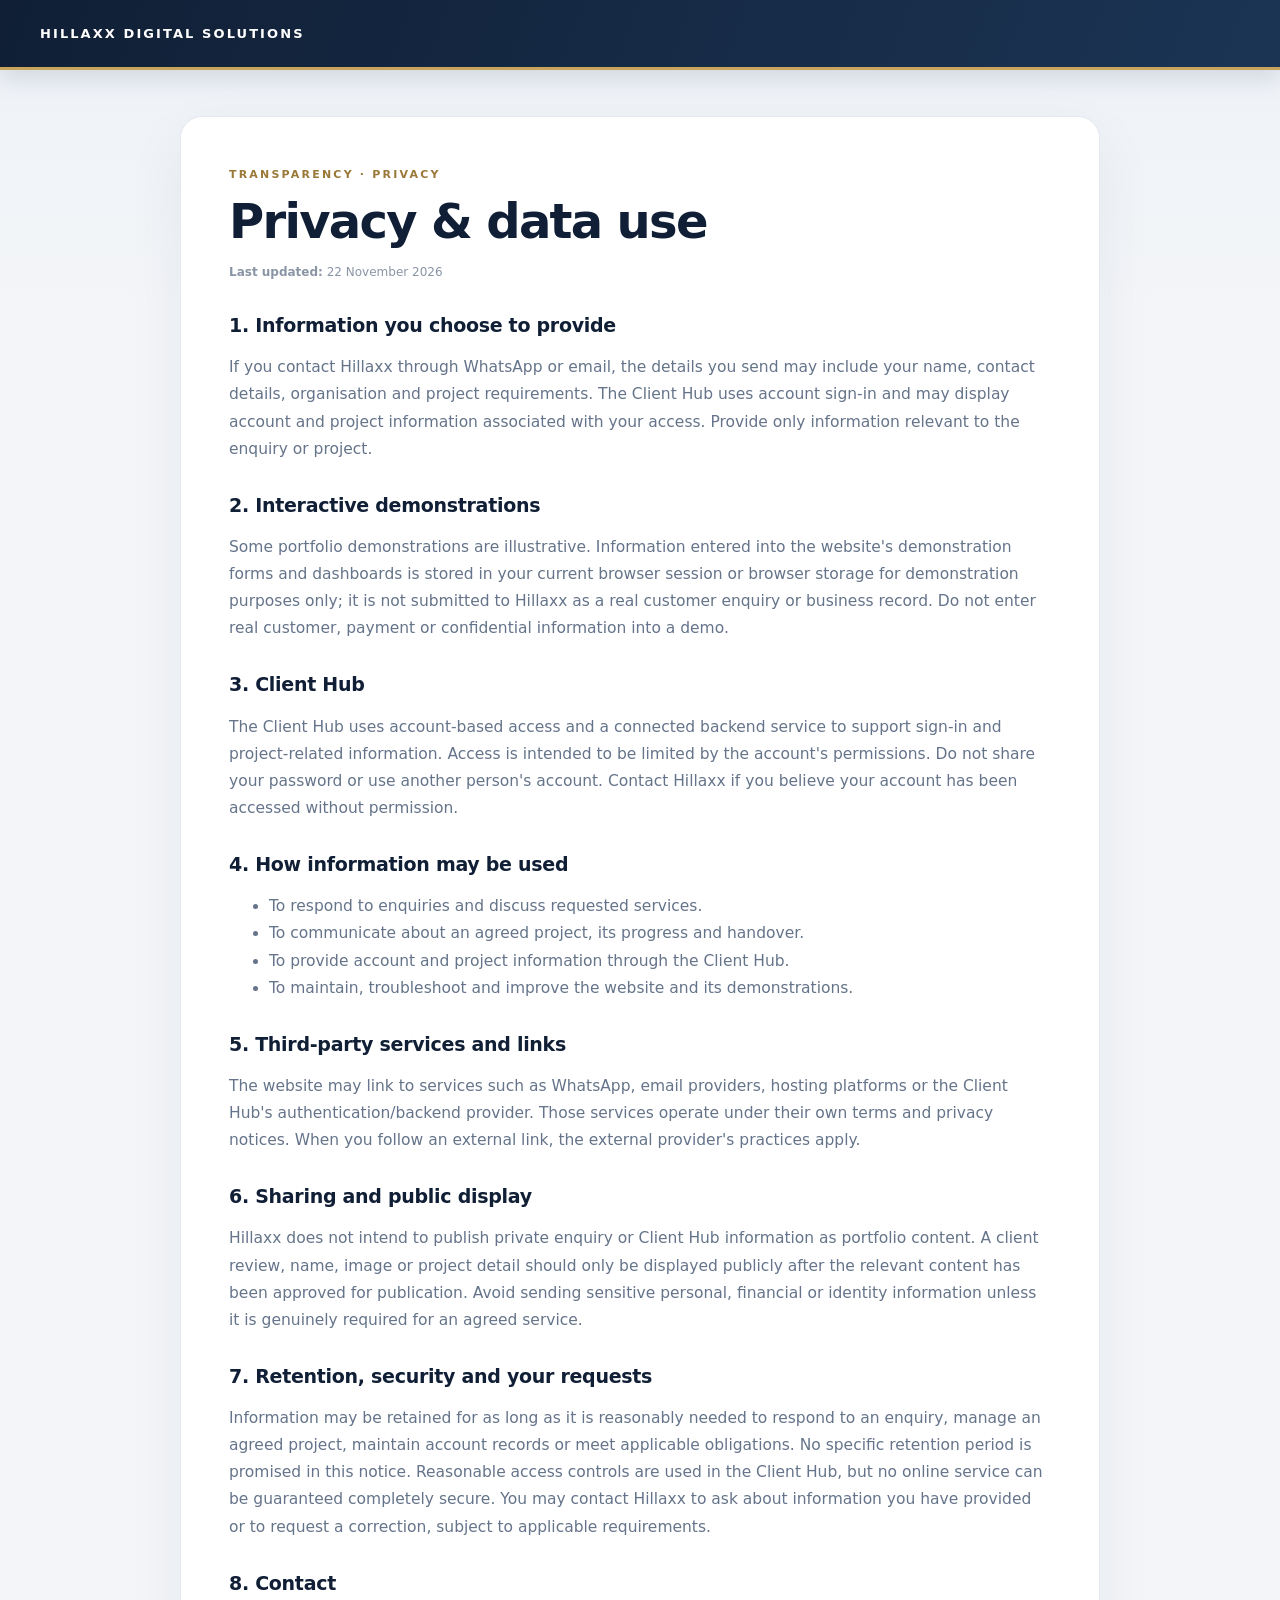
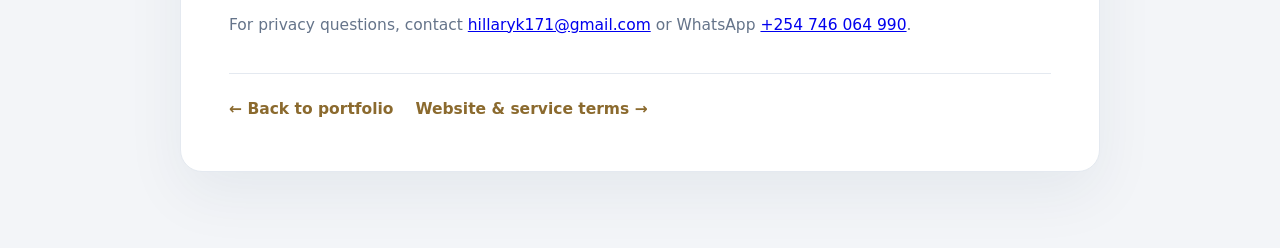
<file: privacy-premium.html>
<!doctype html>

<html lang="en"><head><meta charset="utf-8"/><meta content="width=device-width, initial-scale=1" name="viewport"/><meta content="Privacy and data-use information for Hillaxx Digital Solutions website visitors and Client Hub users." name="description"/><meta content="#142b45" name="theme-color"/><title>Privacy &amp; Data Use | Hillaxx Digital Solutions</title><style>
:root{--navy:#142b45;--teal:#0f766e;--amber:#f59e0b;--ink:#1c2b3b;--muted:#586879;--paper:#f5f7fa}*{box-sizing:border-box}body{margin:0;background:var(--paper);color:var(--ink);font:16px/1.75 system-ui,-apple-system,"Segoe UI",sans-serif}.top{background:var(--navy);color:white;padding:18px 22px}.top a{color:white;text-decoration:none;font-weight:800;letter-spacing:.12em}.wrap{width:min(900px,calc(100% - 36px));margin:42px auto 70px}.eyebrow{color:var(--teal);font-size:12px;font-weight:900;letter-spacing:.13em;text-transform:uppercase}h1{font-size:clamp(30px,5vw,46px);line-height:1.12;color:var(--navy);margin:10px 0}h2{font-size:21px;color:var(--navy);margin:30px 0 8px}p,li{color:var(--muted)}.panel{background:white;border:1px solid #e0e6ed;border-radius:18px;padding:clamp(20px,4vw,34px);box-shadow:0 12px 34px #142b450b}.note{border-left:4px solid var(--amber);padding:12px 16px;background:#fff8e9;border-radius:0 10px 10px 0;color:#55472b}.foot{margin-top:30px;display:flex;gap:18px;flex-wrap:wrap}.foot a{color:var(--teal);font-weight:750}.small{font-size:13px}

/* HILLAXX premium finish */
:root{--navy:#101f35;--navy2:#1b3454;--gold:#c8a45d;--ink:#172538;--muted:#65748a;--paper:#f3f5f8;--line:#e4e9f0}
*{box-sizing:border-box}
html{scroll-behavior:smooth}
body{margin:0;background:linear-gradient(180deg,#edf1f6 0%,var(--paper) 300px);color:var(--ink);font:15.5px/1.75 Inter,ui-sans-serif,system-ui,-apple-system,"Segoe UI",sans-serif;-webkit-font-smoothing:antialiased}
.top{background:linear-gradient(110deg,var(--navy),var(--navy2));color:#fff;padding:20px clamp(18px,4vw,40px);border-bottom:3px solid var(--gold);box-shadow:0 8px 24px #101f3520}
.top a{color:#fff;text-decoration:none;font-size:13px;font-weight:850;letter-spacing:.16em}
.wrap{width:min(920px,calc(100% - 32px));margin:46px auto 76px}
.eyebrow{color:#9a7837;font-size:11px;font-weight:850;letter-spacing:.2em;text-transform:uppercase}
h1{font-size:clamp(30px,5vw,48px);line-height:1.08;letter-spacing:-.035em;color:var(--navy);margin:12px 0 14px}
h2{font-size:19px;line-height:1.35;letter-spacing:-.015em;color:var(--navy);margin:30px 0 10px}
p,li{color:var(--muted)}
.panel{background:#fff;border:1px solid var(--line);border-radius:22px;padding:clamp(22px,5vw,48px);box-shadow:0 22px 60px #172c4910}
.small{font-size:12px;color:#8995a5}
.note{border:1px solid #eadfc9;border-left:4px solid var(--gold);padding:14px 17px;background:#f6f0e4;border-radius:0 12px 12px 0;color:#665637}
.foot{margin-top:34px;padding-top:22px;border-top:1px solid var(--line);display:flex;gap:22px;flex-wrap:wrap}
.foot a{color:#8b6a2e;font-weight:750;text-decoration:none}
a{transition:color .18s ease}
.foot a:hover,.top a:hover{text-decoration:underline;text-underline-offset:4px}
@media(max-width:600px){.wrap{margin:24px auto 44px}.panel{border-radius:16px}h2{margin-top:25px}}

/* Selected non-essential explanatory copy hidden as requested. */
.hide-explanatory{display:none!important}
</style></head><body><header class="top"><a href="/">HILLAXX DIGITAL SOLUTIONS</a></header><main class="wrap"><div class="panel"><div class="eyebrow">Transparency · Privacy</div><h1>Privacy &amp; data use</h1><p class="small"><strong>Last updated:</strong> 22 November 2026</p><p class="hide-explanatory">This notice explains, in plain language, how information may be handled when you browse the Hillaxx Digital Solutions website, contact the business or use the Client Hub. It is an overview, not a statement that every third-party service or technical setting has been independently audited.</p>
<h2>1. Information you choose to provide</h2><p>If you contact Hillaxx through WhatsApp or email, the details you send may include your name, contact details, organisation and project requirements. The Client Hub uses account sign-in and may display account and project information associated with your access. Provide only information relevant to the enquiry or project.</p>
<h2>2. Interactive demonstrations</h2><p>Some portfolio demonstrations are illustrative. Information entered into the website's demonstration forms and dashboards is stored in your current browser session or browser storage for demonstration purposes only; it is not submitted to Hillaxx as a real customer enquiry or business record. Do not enter real customer, payment or confidential information into a demo.</p>
<h2>3. Client Hub</h2><p>The Client Hub uses account-based access and a connected backend service to support sign-in and project-related information. Access is intended to be limited by the account's permissions. Do not share your password or use another person's account. Contact Hillaxx if you believe your account has been accessed without permission.</p>
<h2>4. How information may be used</h2><ul><li>To respond to enquiries and discuss requested services.</li><li>To communicate about an agreed project, its progress and handover.</li><li>To provide account and project information through the Client Hub.</li><li>To maintain, troubleshoot and improve the website and its demonstrations.</li></ul>
<h2>5. Third-party services and links</h2><p>The website may link to services such as WhatsApp, email providers, hosting platforms or the Client Hub's authentication/backend provider. Those services operate under their own terms and privacy notices. When you follow an external link, the external provider's practices apply.</p>
<h2>6. Sharing and public display</h2><p>Hillaxx does not intend to publish private enquiry or Client Hub information as portfolio content. A client review, name, image or project detail should only be displayed publicly after the relevant content has been approved for publication. Avoid sending sensitive personal, financial or identity information unless it is genuinely required for an agreed service.</p>
<h2>7. Retention, security and your requests</h2><p>Information may be retained for as long as it is reasonably needed to respond to an enquiry, manage an agreed project, maintain account records or meet applicable obligations. No specific retention period is promised in this notice. Reasonable access controls are used in the Client Hub, but no online service can be guaranteed completely secure. You may contact Hillaxx to ask about information you have provided or to request a correction, subject to applicable requirements.</p>
<h2>8. Contact</h2><p>For privacy questions, contact <a href="mailto:hillaryk171@gmail.com">hillaryk171@gmail.com</a> or WhatsApp <a href="https://wa.me/254746064990">+254 746 064 990</a>.</p>
<p class="note hide-explanatory"><strong>Important:</strong> This page is a practical website notice, not legal advice. Before public launch, the business should confirm its actual data flows, storage/retention arrangements, cookie or analytics use, and any legal disclosures required for its operations.</p>
<div class="foot"><a href="/">← Back to portfolio</a><a href="/terms-premium">Website &amp; service terms →</a></div></div></main></body></html>
</file>
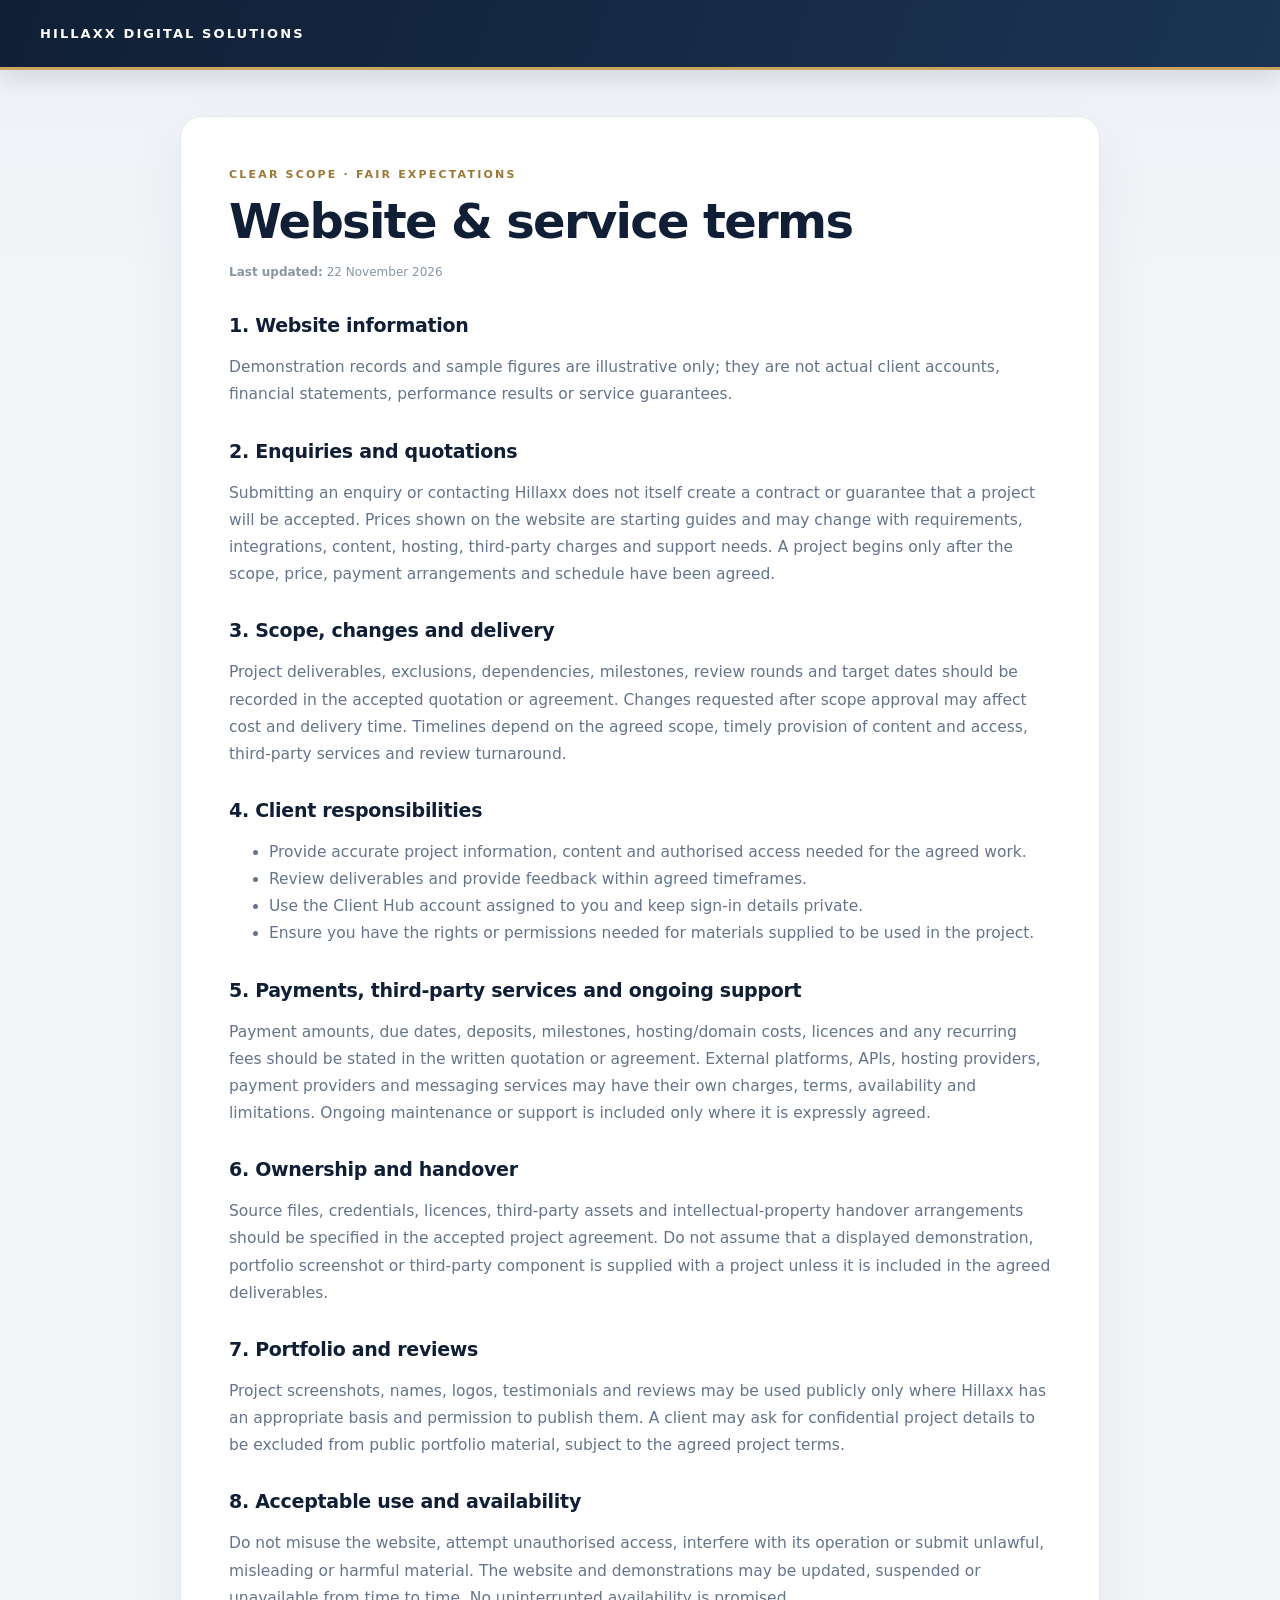
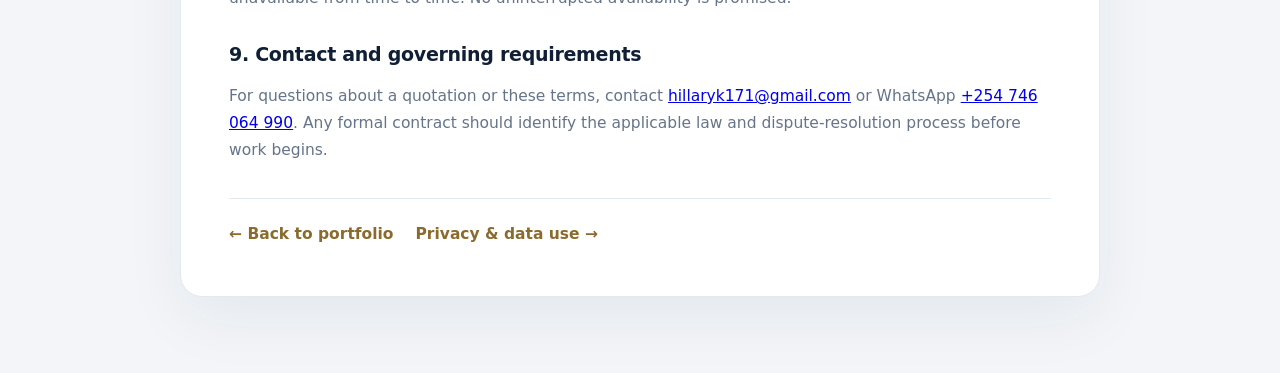
<file: terms-premium.html>
<!doctype html>

<html lang="en"><head><meta charset="utf-8"/><meta content="width=device-width, initial-scale=1" name="viewport"/><meta content="Website use and digital project service terms for Hillaxx Digital Solutions." name="description"/><meta content="#142b45" name="theme-color"/><title>Website &amp; Service Terms | Hillaxx Digital Solutions</title><style>
:root{--navy:#142b45;--teal:#0f766e;--amber:#f59e0b;--ink:#1c2b3b;--muted:#586879;--paper:#f5f7fa}*{box-sizing:border-box}body{margin:0;background:var(--paper);color:var(--ink);font:16px/1.75 system-ui,-apple-system,"Segoe UI",sans-serif}.top{background:var(--navy);color:white;padding:18px 22px}.top a{color:white;text-decoration:none;font-weight:800;letter-spacing:.12em}.wrap{width:min(900px,calc(100% - 36px));margin:42px auto 70px}.eyebrow{color:var(--teal);font-size:12px;font-weight:900;letter-spacing:.13em;text-transform:uppercase}h1{font-size:clamp(30px,5vw,46px);line-height:1.12;color:var(--navy);margin:10px 0}h2{font-size:21px;color:var(--navy);margin:30px 0 8px}p,li{color:var(--muted)}.panel{background:white;border:1px solid #e0e6ed;border-radius:18px;padding:clamp(20px,4vw,34px);box-shadow:0 12px 34px #142b450b}.note{border-left:4px solid var(--amber);padding:12px 16px;background:#fff8e9;border-radius:0 10px 10px 0;color:#55472b}.foot{margin-top:30px;display:flex;gap:18px;flex-wrap:wrap}.foot a{color:var(--teal);font-weight:750}.small{font-size:13px}

/* HILLAXX premium finish */
:root{--navy:#101f35;--navy2:#1b3454;--gold:#c8a45d;--ink:#172538;--muted:#65748a;--paper:#f3f5f8;--line:#e4e9f0}
*{box-sizing:border-box}
html{scroll-behavior:smooth}
body{margin:0;background:linear-gradient(180deg,#edf1f6 0%,var(--paper) 300px);color:var(--ink);font:15.5px/1.75 Inter,ui-sans-serif,system-ui,-apple-system,"Segoe UI",sans-serif;-webkit-font-smoothing:antialiased}
.top{background:linear-gradient(110deg,var(--navy),var(--navy2));color:#fff;padding:20px clamp(18px,4vw,40px);border-bottom:3px solid var(--gold);box-shadow:0 8px 24px #101f3520}
.top a{color:#fff;text-decoration:none;font-size:13px;font-weight:850;letter-spacing:.16em}
.wrap{width:min(920px,calc(100% - 32px));margin:46px auto 76px}
.eyebrow{color:#9a7837;font-size:11px;font-weight:850;letter-spacing:.2em;text-transform:uppercase}
h1{font-size:clamp(30px,5vw,48px);line-height:1.08;letter-spacing:-.035em;color:var(--navy);margin:12px 0 14px}
h2{font-size:19px;line-height:1.35;letter-spacing:-.015em;color:var(--navy);margin:30px 0 10px}
p,li{color:var(--muted)}
.panel{background:#fff;border:1px solid var(--line);border-radius:22px;padding:clamp(22px,5vw,48px);box-shadow:0 22px 60px #172c4910}
.small{font-size:12px;color:#8995a5}
.note{border:1px solid #eadfc9;border-left:4px solid var(--gold);padding:14px 17px;background:#f6f0e4;border-radius:0 12px 12px 0;color:#665637}
.foot{margin-top:34px;padding-top:22px;border-top:1px solid var(--line);display:flex;gap:22px;flex-wrap:wrap}
.foot a{color:#8b6a2e;font-weight:750;text-decoration:none}
a{transition:color .18s ease}
.foot a:hover,.top a:hover{text-decoration:underline;text-underline-offset:4px}
@media(max-width:600px){.wrap{margin:24px auto 44px}.panel{border-radius:16px}h2{margin-top:25px}}

/* Selected non-essential explanatory copy hidden as requested. */
.hide-explanatory{display:none!important}
</style></head><body><header class="top"><a href="/">HILLAXX DIGITAL SOLUTIONS</a></header><main class="wrap"><div class="panel"><div class="eyebrow">Clear scope · Fair expectations</div><h1>Website &amp; service terms</h1><p class="small"><strong>Last updated:</strong> 22 November 2026</p><p class="hide-explanatory">These terms provide general guidance for using the Hillaxx Digital Solutions public website and beginning a digital project discussion. A written quotation, proposal or project agreement accepted by both parties takes priority where it sets out specific project terms.</p>
<h2>1. Website information</h2><p>Demonstration records and sample figures are illustrative only; they are not actual client accounts, financial statements, performance results or service guarantees.</p>
<h2>2. Enquiries and quotations</h2><p>Submitting an enquiry or contacting Hillaxx does not itself create a contract or guarantee that a project will be accepted. Prices shown on the website are starting guides and may change with requirements, integrations, content, hosting, third-party charges and support needs. A project begins only after the scope, price, payment arrangements and schedule have been agreed.</p>
<h2>3. Scope, changes and delivery</h2><p>Project deliverables, exclusions, dependencies, milestones, review rounds and target dates should be recorded in the accepted quotation or agreement. Changes requested after scope approval may affect cost and delivery time. Timelines depend on the agreed scope, timely provision of content and access, third-party services and review turnaround.</p>
<h2>4. Client responsibilities</h2><ul><li>Provide accurate project information, content and authorised access needed for the agreed work.</li><li>Review deliverables and provide feedback within agreed timeframes.</li><li>Use the Client Hub account assigned to you and keep sign-in details private.</li><li>Ensure you have the rights or permissions needed for materials supplied to be used in the project.</li></ul>
<h2>5. Payments, third-party services and ongoing support</h2><p>Payment amounts, due dates, deposits, milestones, hosting/domain costs, licences and any recurring fees should be stated in the written quotation or agreement. External platforms, APIs, hosting providers, payment providers and messaging services may have their own charges, terms, availability and limitations. Ongoing maintenance or support is included only where it is expressly agreed.</p>
<h2>6. Ownership and handover</h2><p>Source files, credentials, licences, third-party assets and intellectual-property handover arrangements should be specified in the accepted project agreement. Do not assume that a displayed demonstration, portfolio screenshot or third-party component is supplied with a project unless it is included in the agreed deliverables.</p>
<h2>7. Portfolio and reviews</h2><p>Project screenshots, names, logos, testimonials and reviews may be used publicly only where Hillaxx has an appropriate basis and permission to publish them. A client may ask for confidential project details to be excluded from public portfolio material, subject to the agreed project terms.</p>
<h2>8. Acceptable use and availability</h2><p>Do not misuse the website, attempt unauthorised access, interfere with its operation or submit unlawful, misleading or harmful material. The website and demonstrations may be updated, suspended or unavailable from time to time. No uninterrupted availability is promised.</p>
<h2>9. Contact and governing requirements</h2><p>For questions about a quotation or these terms, contact <a href="mailto:hillaryk171@gmail.com">hillaryk171@gmail.com</a> or WhatsApp <a href="https://wa.me/254746064990">+254 746 064 990</a>. Any formal contract should identify the applicable law and dispute-resolution process before work begins.</p>
<p class="note hide-explanatory"><strong>Important:</strong> This is a general website terms page, not a substitute for a reviewed client contract or legal advice. Have the final terms checked against the business's actual operating arrangements before relying on them for paid engagements.</p>
<div class="foot"><a href="/">← Back to portfolio</a><a href="/privacy-premium">Privacy &amp; data use →</a></div></div></main></body></html>
</file>
